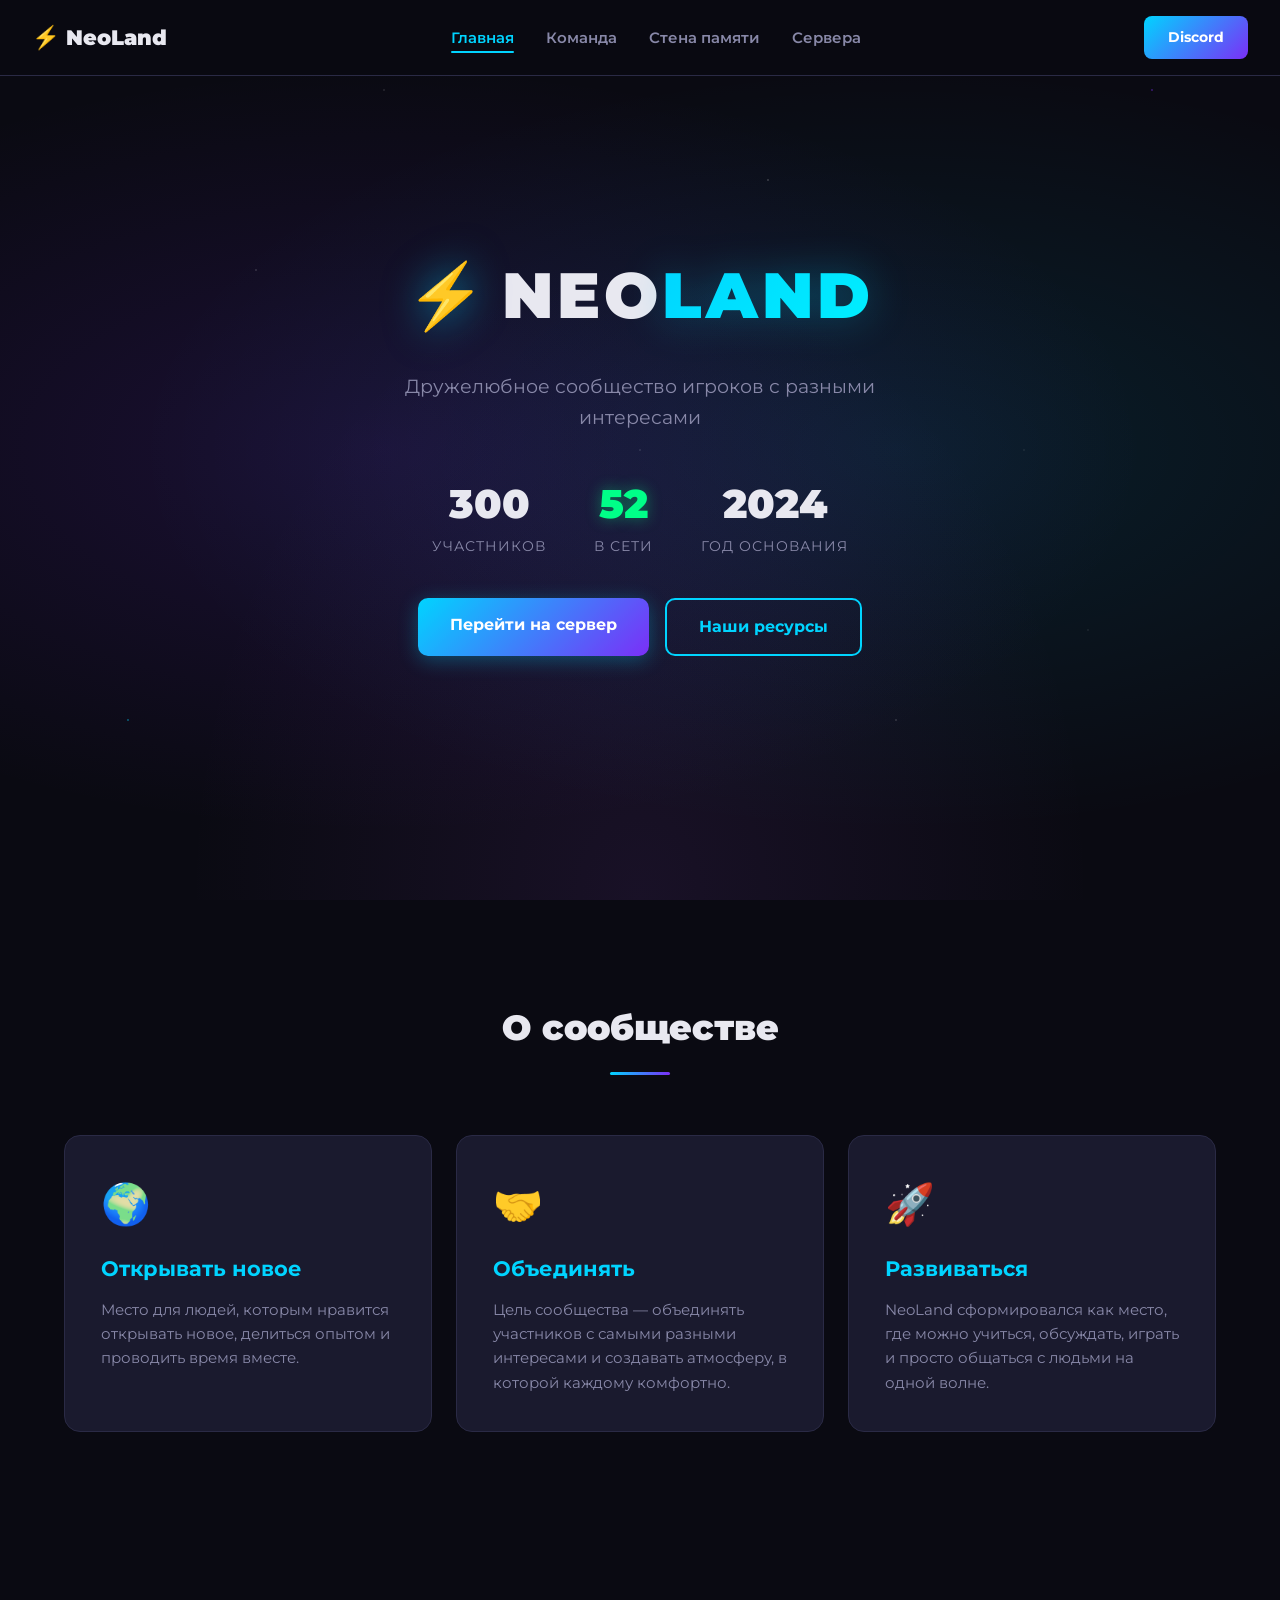
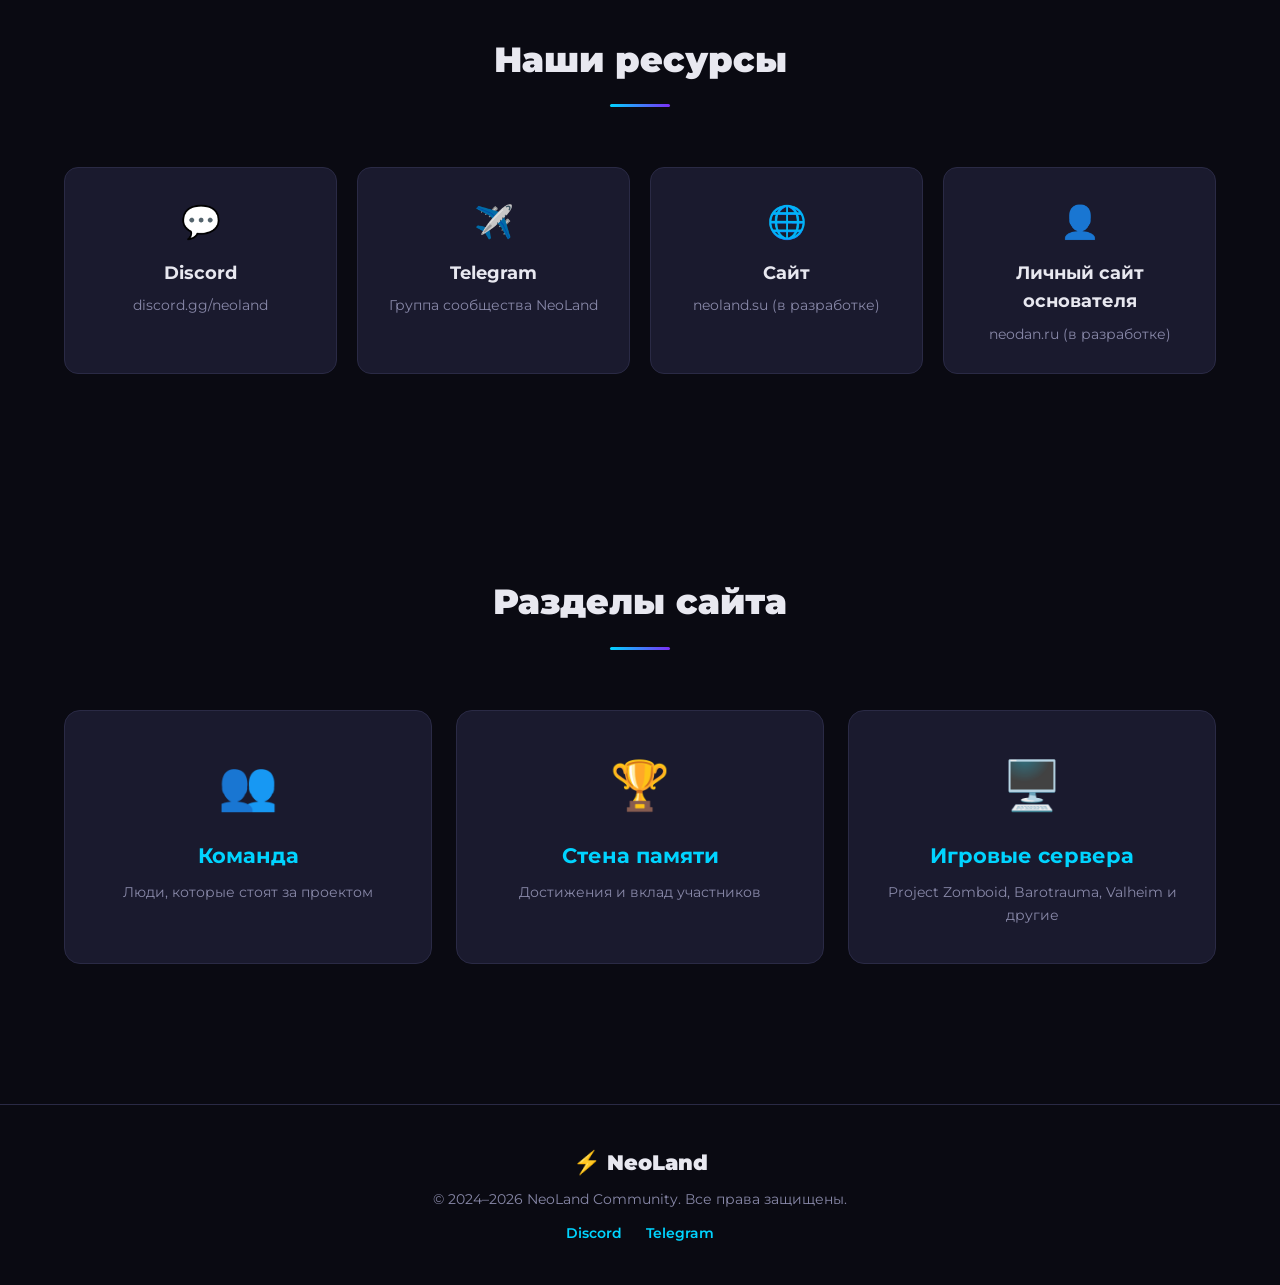
<file: index.html>
<!DOCTYPE html>
<html lang="ru">
<head>
    <meta charset="UTF-8">
    <meta name="viewport" content="width=device-width, initial-scale=1.0">
    <title>NeoLand — Сообщество</title>
    <!-- Общие стили -->
    <link rel="stylesheet" href="css/base.css">
    <link rel="stylesheet" href="css/layout.css">
    <link rel="stylesheet" href="css/components.css">
    <link rel="stylesheet" href="css/responsive.css">

    <!-- Шрифт Montserrat: предподключение + preload -->
    <link rel="preconnect" href="https://fonts.googleapis.com">
    <link rel="preconnect" href="https://fonts.gstatic.com" crossorigin>
    <link rel="preload" as="style" href="https://fonts.googleapis.com/css2?family=Montserrat:wght@400;600;700;900&display=swap">
    <link rel="stylesheet" href="https://fonts.googleapis.com/css2?family=Montserrat:wght@400;600;700;900&display=swap">
</head>
<body>

<nav class="navbar">
    <div class="nav-logo">
        <span class="bolt" aria-hidden="true">⚡</span> NeoLand
    </div>
    <ul class="nav-links">
        <li><a href="index.html" class="active">Главная</a></li>
        <li><a href="team.html">Команда</a></li>
        <li><a href="wall.html">Стена памяти</a></li>
        <li><a href="servers.html">Сервера</a></li>
    </ul>
    <a href="https://discord.gg/neoland" class="nav-cta">Discord</a>
</nav>

<!-- HERO -->
<main>
<section class="hero">
    <div class="hero-bg"></div>
    <div class="hero-content">
        <div class="hero-logo">
            <span class="bolt-big" aria-hidden="true">⚡</span>
            <h1>NEO<span class="neon-text">LAND</span></h1>
        </div>
        <p class="hero-sub">Дружелюбное сообщество игроков с разными интересами</p>
        <div class="hero-stats">
            <div class="stat"><span class="stat-num">300</span><span class="stat-label">участников</span></div>
            <div class="stat"><span class="stat-num online">52</span><span class="stat-label">в сети</span></div>
            <div class="stat"><span class="stat-num">2024</span><span class="stat-label">год основания</span></div>
        </div>
        <div class="hero-buttons">
            <a href="https://discord.gg/neoland" class="btn btn-primary">Перейти на сервер</a>
            <a href="#resources" class="btn btn-outline">Наши ресурсы</a>
        </div>
    </div>
</section>

<!-- О СООБЩЕСТВЕ -->
<section class="section" id="about">
    <div class="container">
        <h2 class="section-title">О сообществе</h2>
        <div class="about-grid">
            <div class="about-card">
                <div class="card-icon" aria-hidden="true">🌍</div>
                <h3>Открывать новое</h3>
                <p>Место для людей, которым нравится открывать новое, делиться опытом и проводить время вместе.</p>
            </div>
            <div class="about-card">
                <div class="card-icon" aria-hidden="true">🤝</div>
                <h3>Объединять</h3>
                <p>Цель сообщества — объединять участников с самыми разными интересами и создавать атмосферу, в которой каждому комфортно.</p>
            </div>
            <div class="about-card">
                <div class="card-icon" aria-hidden="true">🚀</div>
                <h3>Развиваться</h3>
                <p>NeoLand сформировался как место, где можно учиться, обсуждать, играть и просто общаться с людьми на одной волне.</p>
            </div>
        </div>
    </div>
</section>

<!-- РЕСУРСЫ -->
<section class="section" id="resources">
    <div class="container">
        <h2 class="section-title">Наши ресурсы</h2>
        <div class="resources-grid">
            <a href="https://discord.gg/neoland" class="resource-card" target="_blank">
                <div class="resource-icon discord" aria-hidden="true">💬</div>
                <h3>Discord</h3>
                <p>discord.gg/neoland</p>
            </a>
            <a href="#" class="resource-card" target="_blank">
                <div class="resource-icon telegram" aria-hidden="true">✈️</div>
                <h3>Telegram</h3>
                <p>Группа сообщества NeoLand</p>
            </a>
            <a href="https://neoland.su" class="resource-card">
                <div class="resource-icon web" aria-hidden="true">🌐</div>
                <h3>Сайт</h3>
                <p>neoland.su (в разработке)</p>
            </a>
            <a href="https://neodan.ru" class="resource-card" target="_blank">
                <div class="resource-icon personal" aria-hidden="true">👤</div>
                <h3>Личный сайт основателя</h3>
                <p>neodan.ru (в разработке)</p>
            </a>
        </div>
    </div>
</section>

<!-- НАВИГАЦИЯ ПО САЙТУ -->
<section class="section">
    <div class="container">
        <h2 class="section-title">Разделы сайта</h2>
        <div class="nav-cards">
            <a href="team.html" class="nav-card">
                <span class="nav-card-icon" aria-hidden="true">👥</span>
                <h3>Команда</h3>
                <p>Люди, которые стоят за проектом</p>
            </a>
            <a href="wall.html" class="nav-card">
                <span class="nav-card-icon" aria-hidden="true">🏆</span>
                <h3>Стена памяти</h3>
                <p>Достижения и вклад участников</p>
            </a>
            <a href="servers.html" class="nav-card">
                <span class="nav-card-icon" aria-hidden="true">🖥️</span>
                <h3>Игровые сервера</h3>
                <p>Project Zomboid, Barotrauma, Valheim и другие</p>
            </a>
        </div>
    </div>
</section>
</main>

<footer class="footer">
    <div class="container">
        <div class="footer-content">
            <div class="footer-logo"><span class="bolt" aria-hidden="true">⚡</span> NeoLand</div>
            <p>© 2024–2026 NeoLand Community. Все права защищены.</p>
            <div class="footer-links">
                <a href="https://discord.gg/neoland" rel="noopener">Discord</a>
                <a href="#">Telegram</a>
            </div>
        </div>
    </div>
</footer>

<script type="module" src="js/main.js"></script>
</body>
</html>
</file>
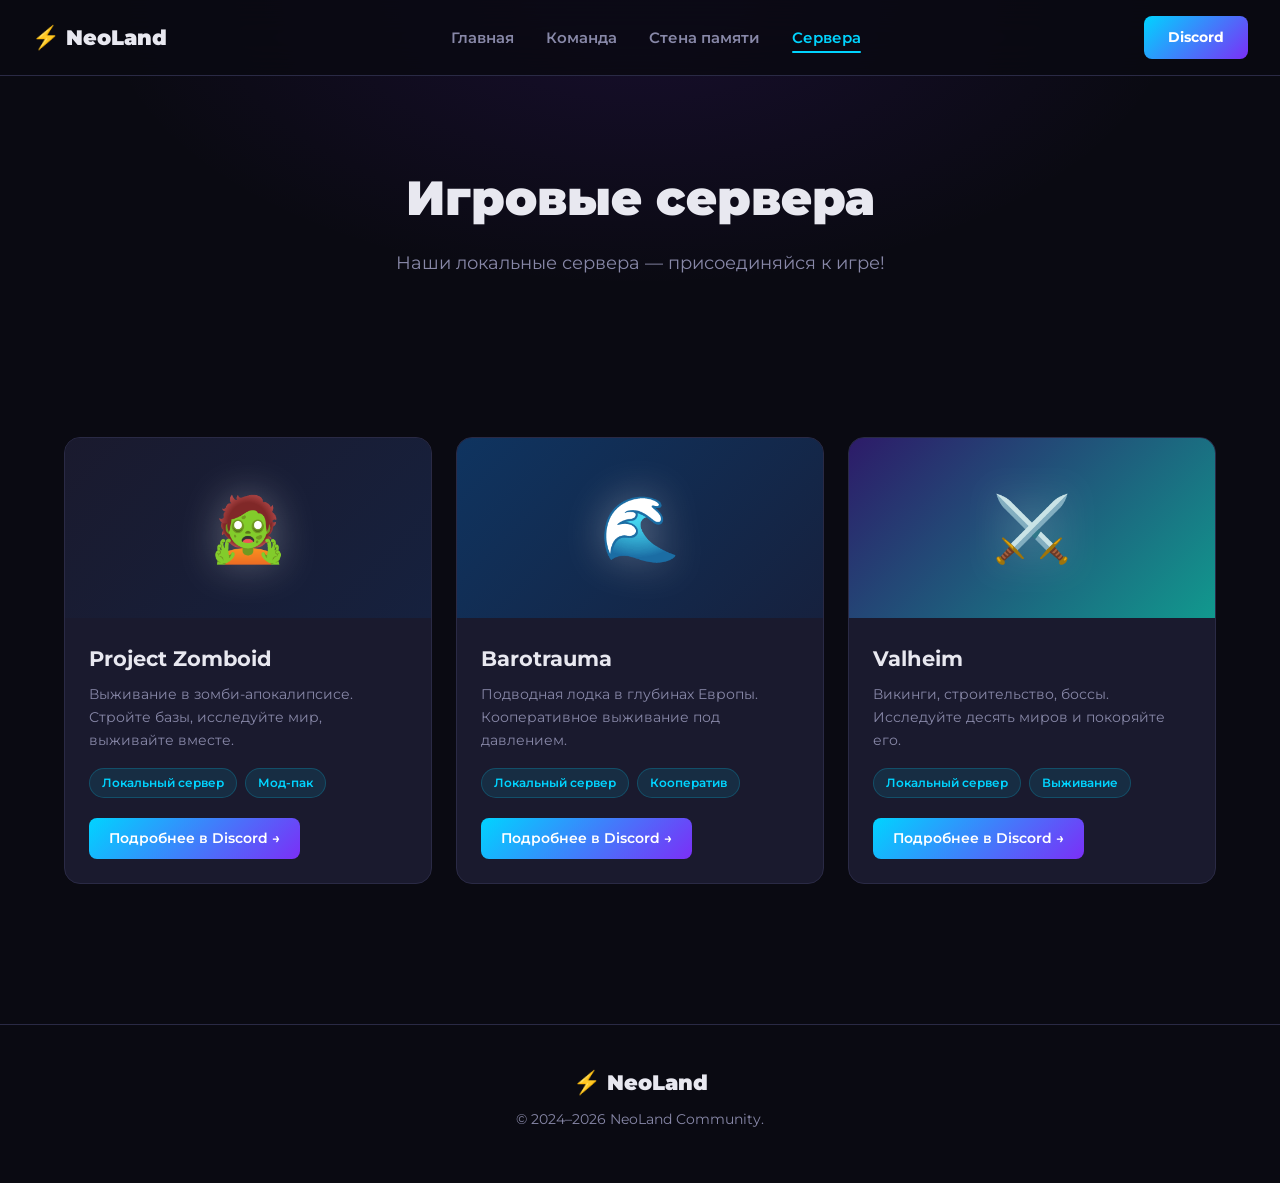
<file: servers.html>
<!DOCTYPE html>
<html lang="ru">
<head>
    <meta charset="UTF-8">
    <meta name="viewport" content="width=device-width, initial-scale=1.0">
    <title>Игровые сервера — NeoLand</title>
    <!-- Общие стили -->
    <link rel="stylesheet" href="css/base.css">
    <link rel="stylesheet" href="css/layout.css">
    <link rel="stylesheet" href="css/components.css">
    <link rel="stylesheet" href="css/responsive.css">

    <!-- Шрифт Montserrat: предподключение + preload -->
    <link rel="preconnect" href="https://fonts.googleapis.com">
    <link rel="preconnect" href="https://fonts.gstatic.com" crossorigin>
    <link rel="preload" as="style" href="https://fonts.googleapis.com/css2?family=Montserrat:wght@400;600;700;900&display=swap">
    <link rel="stylesheet" href="https://fonts.googleapis.com/css2?family=Montserrat:wght@400;600;700;900&display=swap">
</head>
<body>

<nav class="navbar">
    <div class="nav-logo"><span class="bolt" aria-hidden="true">⚡</span> NeoLand</div>
    <ul class="nav-links">
        <li><a href="index.html">Главная</a></li>
        <li><a href="team.html">Команда</a></li>
        <li><a href="wall.html">Стена памяти</a></li>
        <li><a href="servers.html" class="active">Сервера</a></li>
    </ul>
    <a href="https://discord.gg/neoland" class="nav-cta">Discord</a>
</nav>

<main>
<section class="page-header">
    <div class="container">
        <h1 class="page-title">Игровые сервера</h1>
        <p class="page-subtitle">Наши локальные сервера — присоединяйся к игре!</p>
    </div>
</section>

<section class="section">
    <div class="container">
        <div class="servers-grid">

            <!-- Project Zomboid -->
            <div class="server-card">
                <div class="server-image bg-zomboid">
                    <span class="server-game-icon">🧟</span>
                </div>
                <div class="server-info">
                    <h3>Project Zomboid</h3>
                    <p class="server-desc">Выживание в зомби-апокалипсисе. Стройте базы, исследуйте мир, выживайте вместе.</p>
                    <div class="server-details">
                        <span class="server-tag">Локальный сервер</span>
                        <span class="server-tag">Мод-пак</span>
                    </div>
                    <a href="https://discord.gg/neoland" class="btn btn-small">Подробнее в Discord →</a>
                </div>
            </div>

            <!-- Barotrauma -->
            <div class="server-card">
                <div class="server-image bg-baro">
                    <span class="server-game-icon">🌊</span>
                </div>
                <div class="server-info">
                    <h3>Barotrauma</h3>
                    <p class="server-desc">Подводная лодка в глубинах Европы. Кооперативное выживание под давлением.</p>
                    <div class="server-details">
                        <span class="server-tag">Локальный сервер</span>
                        <span class="server-tag">Кооператив</span>
                    </div>
                    <a href="https://discord.gg/neoland" class="btn btn-small">Подробнее в Discord →</a>
                </div>
            </div>

            <!-- Valheim -->
            <div class="server-card">
                <div class="server-image bg-valheim">
                    <span class="server-game-icon">⚔️</span>
                </div>
                <div class="server-info">
                    <h3>Valheim</h3>
                    <p class="server-desc">Викинги, строительство, боссы. Исследуйте десять миров и покоряйте его.</p>
                    <div class="server-details">
                        <span class="server-tag">Локальный сервер</span>
                        <span class="server-tag">Выживание</span>
                    </div>
                    <a href="https://discord.gg/neoland" class="btn btn-small">Подробнее в Discord →</a>
                </div>
            </div>

        </div>
    </div>
</section>
</main>

<footer class="footer">
    <div class="container">
        <div class="footer-content">
            <div class="footer-logo"><span class="bolt" aria-hidden="true">⚡</span> NeoLand</div>
            <p>© 2024–2026 NeoLand Community.</p>
        </div>
    </div>
</footer>

<script type="module" src="js/main.js"></script>
</body>
</html>
</file>
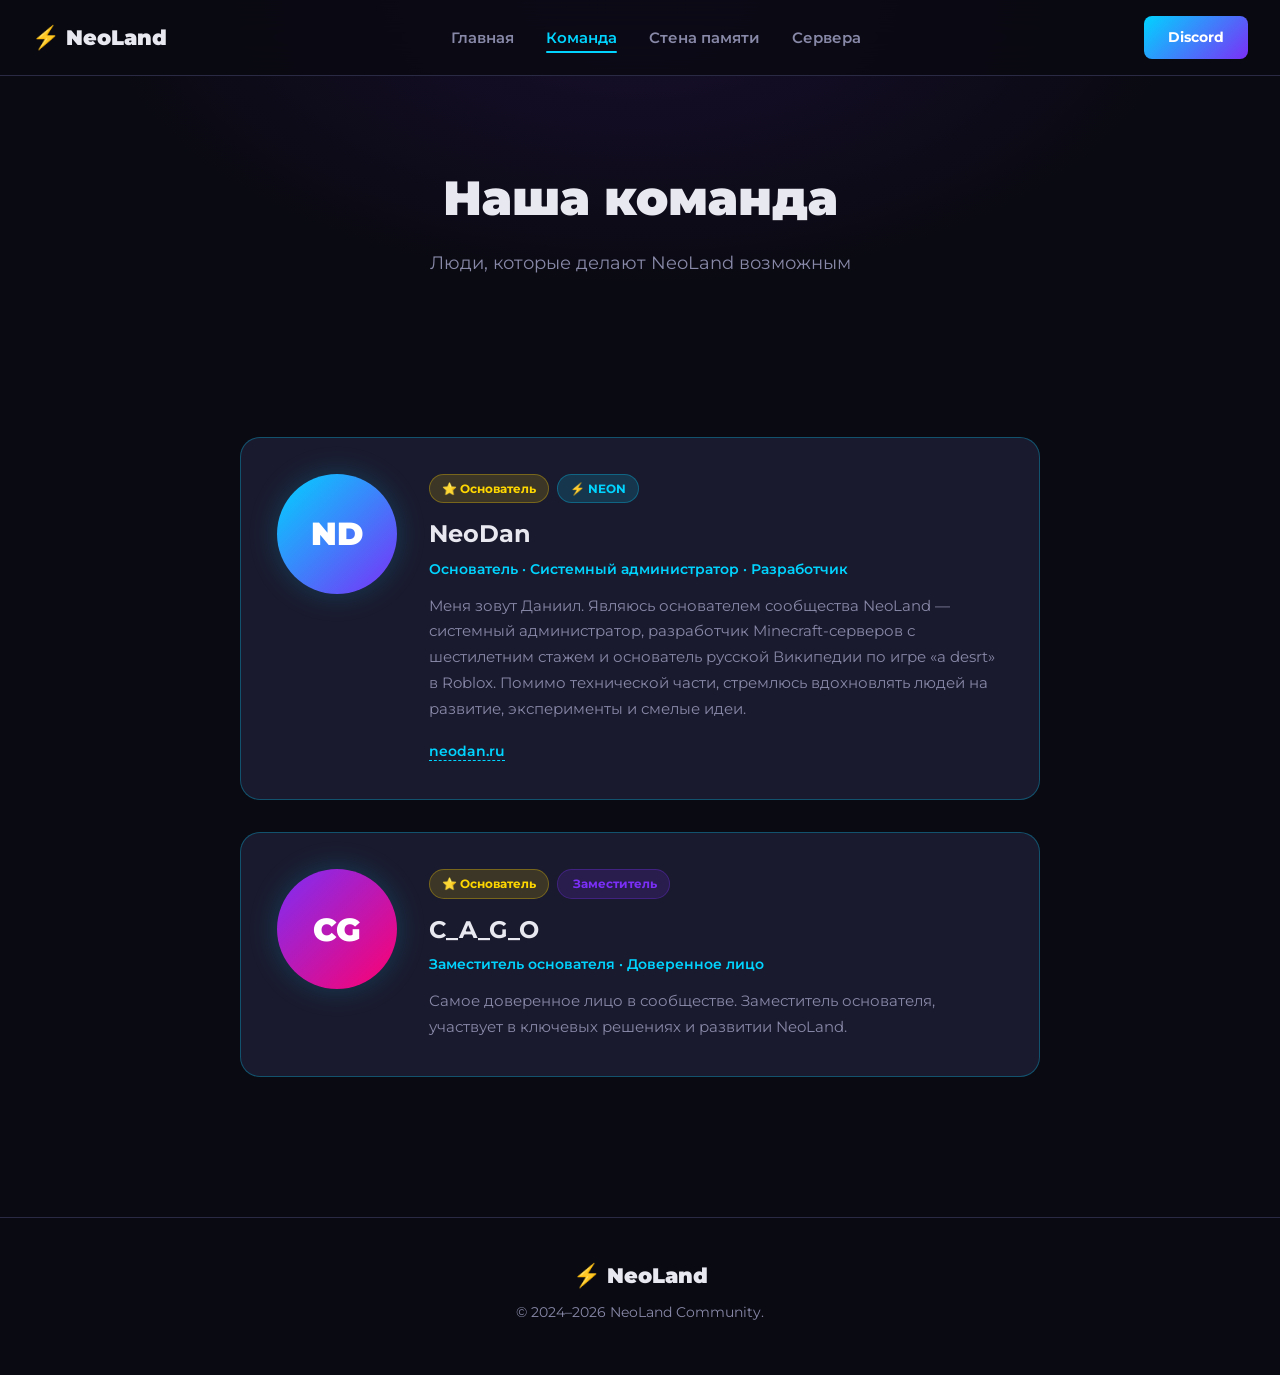
<file: team.html>
<!DOCTYPE html>
<html lang="ru">
<head>
    <meta charset="UTF-8">
    <meta name="viewport" content="width=device-width, initial-scale=1.0">
    <title>Команда — NeoLand</title>
    <!-- Общие стили -->
    <link rel="stylesheet" href="css/base.css">
    <link rel="stylesheet" href="css/layout.css">
    <link rel="stylesheet" href="css/components.css">
    <link rel="stylesheet" href="css/responsive.css">

    <!-- Шрифт Montserrat: предподключение + preload -->
    <link rel="preconnect" href="https://fonts.googleapis.com">
    <link rel="preconnect" href="https://fonts.gstatic.com" crossorigin>
    <link rel="preload" as="style" href="https://fonts.googleapis.com/css2?family=Montserrat:wght@400;600;700;900&display=swap">
    <link rel="stylesheet" href="https://fonts.googleapis.com/css2?family=Montserrat:wght@400;600;700;900&display=swap">
</head>
<body>

<nav class="navbar">
    <div class="nav-logo"><span class="bolt" aria-hidden="true">⚡</span> NeoLand</div>
    <ul class="nav-links">
        <li><a href="index.html">Главная</a></li>
        <li><a href="team.html" class="active">Команда</a></li>
        <li><a href="wall.html">Стена памяти</a></li>
        <li><a href="servers.html">Сервера</a></li>
    </ul>
    <a href="https://discord.gg/neoland" class="nav-cta">Discord</a>
</nav>

<main>
<section class="page-header">
    <div class="container">
        <h1 class="page-title">Наша команда</h1>
        <p class="page-subtitle">Люди, которые делают NeoLand возможным</p>
    </div>
</section>

<section class="section">
    <div class="container">
        <div class="team-grid">

            <!-- NeoDan -->
            <div class="team-card founder">
                <div class="team-avatar av-neon">
                    <span class="avatar-placeholder">ND</span>
                </div>
                <div class="team-info">
                    <div class="team-badges">
                        <span class="badge founder-badge">⭐ Основатель</span>
                        <span class="badge neon-badge">⚡ NEON</span>
                    </div>
                    <h3>NeoDan</h3>
                    <p class="team-role">Основатель · Системный администратор · Разработчик</p>
                    <p class="team-desc">
                        Меня зовут Даниил. Являюсь основателем сообщества NeoLand — системный администратор, 
                        разработчик Minecraft-серверов с шестилетним стажем и основатель русской Википедии 
                        по игре «a desrt» в Roblox. Помимо технической части, стремлюсь вдохновлять людей 
                        на развитие, эксперименты и смелые идеи.
                    </p>
                    <div class="team-links">
                        <a href="https://neodan.ru" target="_blank" rel="noopener" class="team-link">neodan.ru</a>
                    </div>
                </div>
            </div>

            <!-- C_A_G_O -->
            <div class="team-card founder">
                <div class="team-avatar av-pink">
                    <span class="avatar-placeholder">CG</span>
                </div>
                <div class="team-info">
                    <div class="team-badges">
                        <span class="badge founder-badge">⭐ Основатель</span>
                        <span class="badge deputy-badge">️ Заместитель</span>
                    </div>
                    <h3>C_A_G_O</h3>
                    <p class="team-role">Заместитель основателя · Доверенное лицо</p>
                    <p class="team-desc">
                        Самое доверенное лицо в сообществе. Заместитель основателя, 
                        участвует в ключевых решениях и развитии NeoLand.
                    </p>
                </div>
            </div>

        </div>
    </div>
</section>
</main>

<footer class="footer">
    <div class="container">
        <div class="footer-content">
            <div class="footer-logo"><span class="bolt" aria-hidden="true">⚡</span> NeoLand</div>
            <p>© 2024–2026 NeoLand Community.</p>
        </div>
    </div>
</footer>

<script type="module" src="js/main.js"></script>
</body>
</html>
</file>
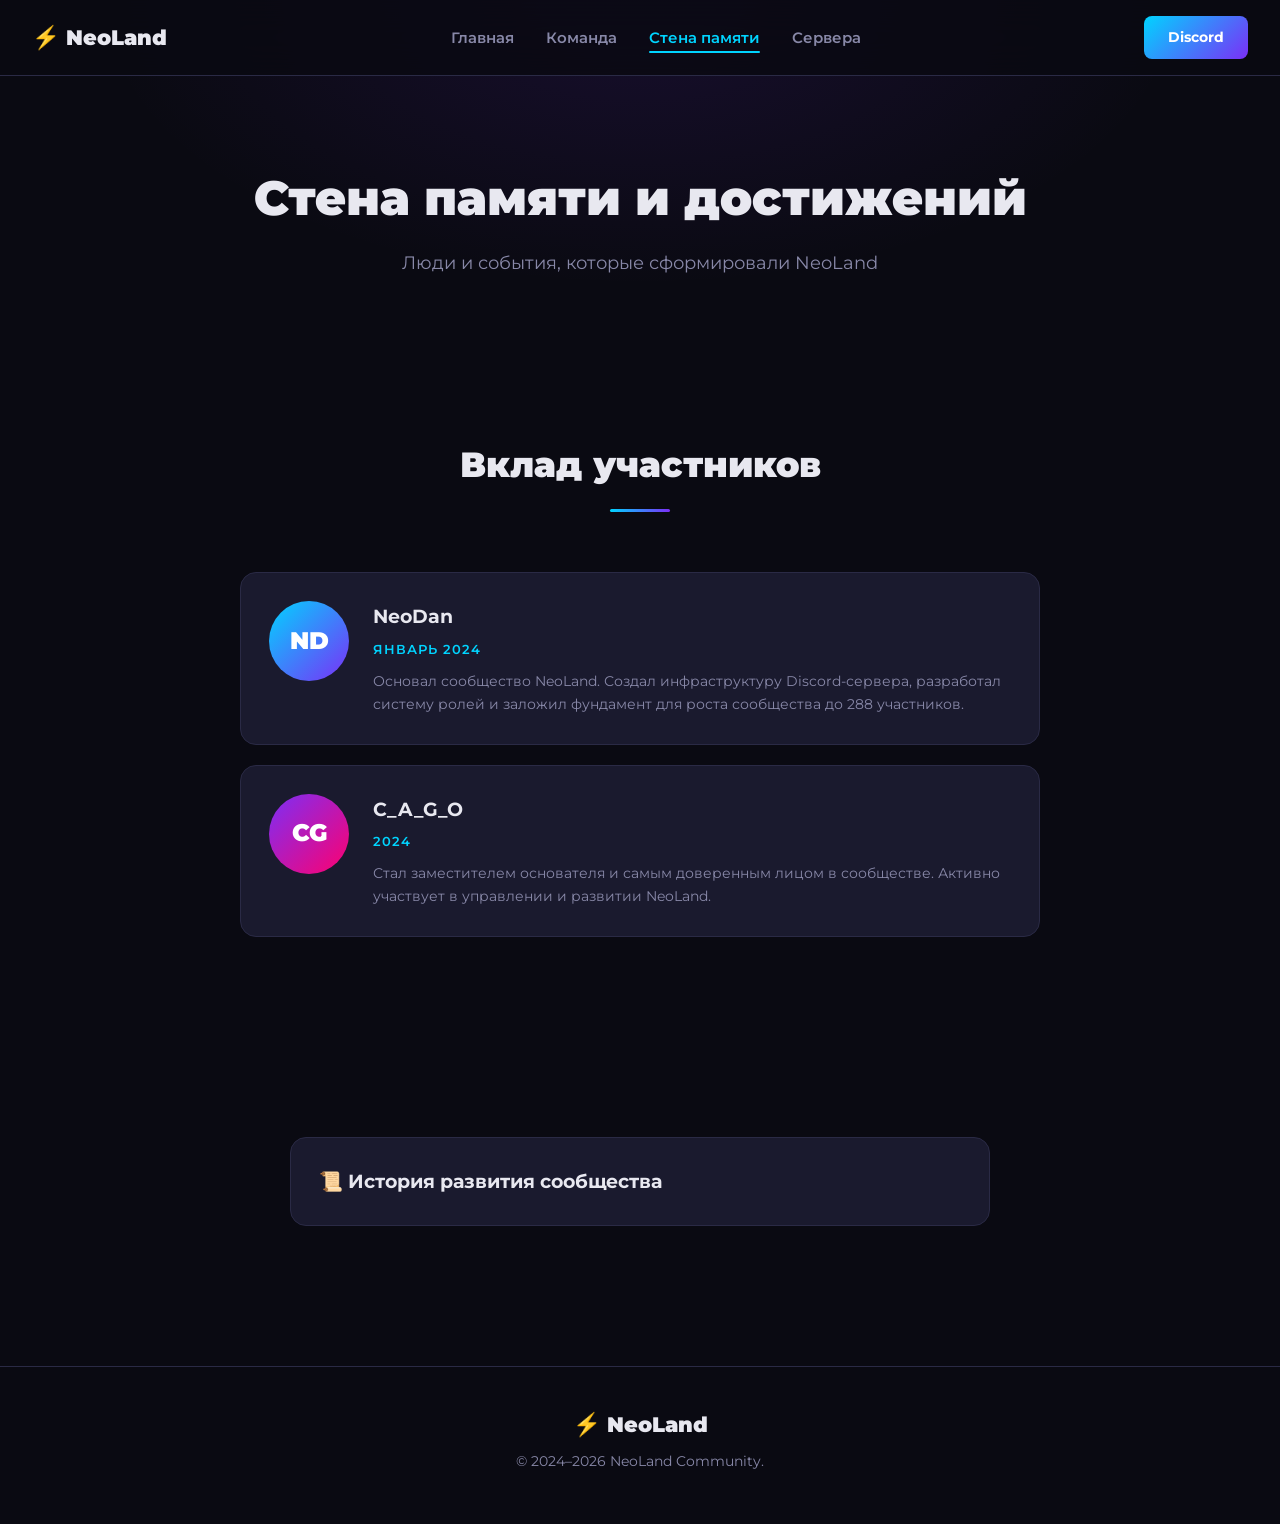
<file: wall.html>
<!DOCTYPE html>
<html lang="ru">
<head>
    <meta charset="UTF-8">
    <meta name="viewport" content="width=device-width, initial-scale=1.0">
    <title>Стена памяти — NeoLand</title>
    <!-- Общие стили -->
    <link rel="stylesheet" href="css/base.css">
    <link rel="stylesheet" href="css/layout.css">
    <link rel="stylesheet" href="css/components.css">
    <link rel="stylesheet" href="css/responsive.css">

    <!-- Шрифт Montserrat: предподключение + preload -->
    <link rel="preconnect" href="https://fonts.googleapis.com">
    <link rel="preconnect" href="https://fonts.gstatic.com" crossorigin>
    <link rel="preload" as="style" href="https://fonts.googleapis.com/css2?family=Montserrat:wght@400;600;700;900&display=swap">
    <link rel="stylesheet" href="https://fonts.googleapis.com/css2?family=Montserrat:wght@400;600;700;900&display=swap">
</head>
<body>

<nav class="navbar">
    <div class="nav-logo"><span class="bolt" aria-hidden="true">⚡</span> NeoLand</div>
    <ul class="nav-links">
        <li><a href="index.html">Главная</a></li>
        <li><a href="team.html">Команда</a></li>
        <li><a href="wall.html" class="active">Стена памяти</a></li>
        <li><a href="servers.html">Сервера</a></li>
    </ul>
    <a href="https://discord.gg/neoland" class="nav-cta">Discord</a>
</nav>

<main>
<section class="page-header">
    <div class="container">
        <h1 class="page-title">Стена памяти и достижений</h1>
        <p class="page-subtitle">Люди и события, которые сформировали NeoLand</p>
    </div>
</section>

<!-- ДОСТИЖЕНИЯ УЧАСТНИКОВ -->
<section class="section">
    <div class="container">
        <h2 class="section-title">Вклад участников</h2>
        <div class="wall-grid">

            <!-- Пример карточки — замени на реальные данные -->
            <div class="wall-card">
                <div class="wall-avatar av-neon">
                    <span>ND</span>
                </div>
                <div class="wall-content">
                    <h3>NeoDan</h3>
                    <span class="wall-date">Январь 2024</span>
                    <p>Основал сообщество NeoLand. Создал инфраструктуру Discord-сервера, разработал систему ролей и заложил фундамент для роста сообщества до 288 участников.</p>
                </div>
            </div>

            <div class="wall-card">
                <div class="wall-avatar av-pink">
                    <span>CG</span>
                </div>
                <div class="wall-content">
                    <h3>C_A_G_O</h3>
                    <span class="wall-date">2024</span>
                    <p>Стал заместителем основателя и самым доверенным лицом в сообществе. Активно участвует в управлении и развитии NeoLand.</p>
                </div>
            </div>

            <!-- Добавляй новые карточки по аналогии -->

        </div>
    </div>
</section>

<!-- ИСТОРИЯ (компактная) -->
<section class="section">
    <div class="container">
        <details class="history-details">
            <summary class="history-summary">📜 История развития сообщества</summary>
            <div class="timeline">
                <div class="timeline-item">
                    <div class="timeline-dot"></div>
                    <div class="timeline-content">
                        <span class="timeline-date">Январь 2024</span>
                        <h4>Основание NeoLand</h4>
                        <p>Создание Discord-сообщества Даниилом (NeoDan).</p>
                    </div>
                </div>
                <div class="timeline-item">
                    <div class="timeline-dot"></div>
                    <div class="timeline-content">
                        <span class="timeline-date">2024</span>
                        <h4>Рост сообщества</h4>
                        <p>Сообщество выросло до 288 участников. Запуск игровых серверов.</p>
                    </div>
                </div>
                <div class="timeline-item">
                    <div class="timeline-dot"></div>
                    <div class="timeline-content">
                        <span class="timeline-date">2025</span>
                        <h4>Регистрация домена</h4>
                        <p>Приобретён домен neoland.su. Начало разработки сайта.</p>
                    </div>
                </div>
                <div class="timeline-item">
                    <div class="timeline-dot"></div>
                    <div class="timeline-content">
                        <span class="timeline-date">Октябрь 2026</span>
                        <h4>Запуск сайта</h4>
                        <p>Официальный запуск сайта neoland.su.</p>
                    </div>
                </div>
            </div>
        </details>
    </div>
</section>
</main>

<footer class="footer">
    <div class="container">
        <div class="footer-content">
            <div class="footer-logo"><span class="bolt" aria-hidden="true">⚡</span> NeoLand</div>
            <p>© 2024–2026 NeoLand Community.</p>
        </div>
    </div>
</footer>

<script type="module" src="js/main.js"></script>
</body>
</html>
</file>
<file: css/base.css>
/* ===== ПЕРЕМЕННЫЕ И БАЗОВЫЕ СТИЛИ ===== */
:root {
    --bg-primary: #0a0a12;
    --bg-secondary: #12121f;
    --bg-card: #1a1a2e;
    --bg-card-hover: #222240;
    --neon-blue: #00d4ff;
    --neon-purple: #7b2ff7;
    --neon-pink: #ff006e;
    --xen-cyan: #00f0ff;
    --xen-purple: #9d4edd;
    --text-primary: #e8e8f0;
    --text-secondary: #8888a8;
    --border: #2a2a45;
    --font: 'Montserrat', sans-serif;
}

* {
    margin: 0;
    padding: 0;
    box-sizing: border-box;
}

html {
    scroll-behavior: smooth;
}

body {
    font-family: var(--font);
    background: var(--bg-primary);
    color: var(--text-primary);
    line-height: 1.6;
    overflow-x: hidden;
}

a {
    text-decoration: none;
    color: inherit;
}

.container {
    max-width: 1200px;
    margin: 0 auto;
    padding: 0 24px;
}
</file>
<file: css/layout.css>
/* ===== НАВИГАЦИЯ ===== */
.navbar {
    position: fixed;
    top: 0;
    left: 0;
    right: 0;
    z-index: 1000;
    display: flex;
    align-items: center;
    justify-content: space-between;
    padding: 16px 32px;
    background: rgba(10, 10, 18, 0.85);
    backdrop-filter: blur(20px);
    border-bottom: 1px solid var(--border);
}

.nav-logo {
    font-size: 1.3rem;
    font-weight: 900;
    color: var(--text-primary);
}

.bolt {
    color: var(--neon-blue);
    font-size: 1.4rem;
}

.nav-links {
    display: flex;
    list-style: none;
    gap: 32px;
}

.nav-links a {
    color: var(--text-secondary);
    font-weight: 600;
    font-size: 0.95rem;
    transition: color 0.3s;
    position: relative;
}

.nav-links a:hover,
.nav-links a.active {
    color: var(--neon-blue);
}

.nav-links a.active::after {
    content: '';
    position: absolute;
    bottom: -6px;
    left: 0;
    right: 0;
    height: 2px;
    background: var(--neon-blue);
    border-radius: 2px;
}

.nav-cta {
    background: linear-gradient(135deg, var(--neon-blue), var(--neon-purple));
    color: #fff;
    padding: 10px 24px;
    border-radius: 8px;
    font-weight: 700;
    font-size: 0.9rem;
    transition: transform 0.3s, box-shadow 0.3s;
}

.nav-cta:hover {
    transform: translateY(-2px);
    box-shadow: 0 8px 25px rgba(0, 212, 255, 0.3);
}

/* ===== HERO ===== */
.hero {
    position: relative;
    min-height: 100vh;
    display: flex;
    align-items: center;
    justify-content: center;
    text-align: center;
    overflow: hidden;
}

.hero-bg {
    position: absolute;
    inset: 0;
    background:
        radial-gradient(ellipse at 30% 50%, rgba(123, 47, 247, 0.15) 0%, transparent 60%),
        radial-gradient(ellipse at 70% 50%, rgba(0, 212, 255, 0.1) 0%, transparent 60%),
        radial-gradient(ellipse at 50% 100%, rgba(157, 78, 221, 0.1) 0%, transparent 50%);
    animation: xenPulse 8s ease-in-out infinite alternate;
}

@keyframes xenPulse {
    0% { opacity: 0.7; }
    100% { opacity: 1; }
}

/* Звёзды / частицы фона */
.hero-bg::before {
    content: '';
    position: absolute;
    inset: 0;
    background-image:
        radial-gradient(1px 1px at 20% 30%, rgba(255,255,255,0.4), transparent),
        radial-gradient(1px 1px at 40% 70%, rgba(255,255,255,0.3), transparent),
        radial-gradient(1px 1px at 60% 20%, rgba(255,255,255,0.5), transparent),
        radial-gradient(1px 1px at 80% 50%, rgba(255,255,255,0.2), transparent),
        radial-gradient(1.5px 1.5px at 10% 80%, rgba(0,212,255,0.6), transparent),
        radial-gradient(1.5px 1.5px at 90% 10%, rgba(123,47,247,0.6), transparent),
        radial-gradient(1px 1px at 50% 50%, rgba(255,255,255,0.3), transparent),
        radial-gradient(1px 1px at 70% 80%, rgba(255,255,255,0.4), transparent),
        radial-gradient(1px 1px at 30% 10%, rgba(255,255,255,0.3), transparent),
        radial-gradient(1px 1px at 85% 70%, rgba(255,255,255,0.2), transparent);
    background-size: 100% 100%;
}

.hero-content {
    position: relative;
    z-index: 1;
    padding: 0 24px;
}

.hero-logo {
    display: flex;
    align-items: center;
    justify-content: center;
    gap: 16px;
    margin-bottom: 24px;
}

.bolt-big {
    font-size: 4rem;
    color: var(--neon-blue);
    filter: drop-shadow(0 0 20px rgba(0, 212, 255, 0.6));
    animation: boltGlow 2s ease-in-out infinite alternate;
}

@keyframes boltGlow {
    0% { filter: drop-shadow(0 0 15px rgba(0, 212, 255, 0.4)); }
    100% { filter: drop-shadow(0 0 30px rgba(0, 212, 255, 0.8)); }
}

.hero-logo h1 {
    font-size: 4rem;
    font-weight: 900;
    letter-spacing: 4px;
}

.neon-text {
    background: linear-gradient(135deg, var(--neon-blue), var(--xen-cyan));
    -webkit-background-clip: text;
    -webkit-text-fill-color: transparent;
    background-clip: text;
    filter: drop-shadow(0 0 20px rgba(0, 212, 255, 0.3));
}

.hero-sub {
    font-size: 1.2rem;
    color: var(--text-secondary);
    margin-bottom: 40px;
    max-width: 500px;
    margin-left: auto;
    margin-right: auto;
}

.hero-stats {
    display: flex;
    justify-content: center;
    gap: 48px;
    margin-bottom: 40px;
}

.stat {
    display: flex;
    flex-direction: column;
    align-items: center;
}

.stat-num {
    font-size: 2.5rem;
    font-weight: 900;
    color: var(--text-primary);
}

.stat-num.online {
    color: #00ff88;
    text-shadow: 0 0 15px rgba(0, 255, 136, 0.4);
}

.stat-label {
    font-size: 0.85rem;
    color: var(--text-secondary);
    text-transform: uppercase;
    letter-spacing: 1px;
}

.hero-buttons {
    display: flex;
    gap: 16px;
    justify-content: center;
    flex-wrap: wrap;
}

/* ===== СЕКЦИИ ===== */
.section {
    padding: 100px 0;
}

.section-title {
    font-size: 2.2rem;
    font-weight: 900;
    text-align: center;
    margin-bottom: 60px;
    position: relative;
}

.section-title::after {
    content: '';
    display: block;
    width: 60px;
    height: 3px;
    background: linear-gradient(90deg, var(--neon-blue), var(--neon-purple));
    margin: 16px auto 0;
    border-radius: 3px;
}

.page-header {
    padding-top: 160px;
    padding-bottom: 60px;
    text-align: center;
    background:
        radial-gradient(ellipse at 50% 0%, rgba(123, 47, 247, 0.12) 0%, transparent 60%);
}

.page-title {
    font-size: 3rem;
    font-weight: 900;
    margin-bottom: 12px;
}

.page-subtitle {
    color: var(--text-secondary);
    font-size: 1.1rem;
}

/* ===== ФУТЕР ===== */
.footer {
    border-top: 1px solid var(--border);
    padding: 40px 0;
    margin-top: 40px;
}

.footer-content {
    text-align: center;
}

.footer-logo {
    font-size: 1.3rem;
    font-weight: 900;
    margin-bottom: 8px;
}

.footer-content p {
    color: var(--text-secondary);
    font-size: 0.85rem;
    margin-bottom: 12px;
}

.footer-links {
    display: flex;
    justify-content: center;
    gap: 24px;
}

.footer-links a {
    color: var(--neon-blue);
    font-size: 0.9rem;
    font-weight: 600;
}
</file>
<file: css/components.css>
/* ===== КНОПКИ ===== */
.btn {
    display: inline-block;
    padding: 14px 32px;
    border-radius: 10px;
    font-weight: 700;
    font-size: 1rem;
    transition: all 0.3s;
    cursor: pointer;
    border: none;
}

.btn-primary {
    background: linear-gradient(135deg, var(--neon-blue), var(--neon-purple));
    color: #fff;
    box-shadow: 0 4px 20px rgba(0, 212, 255, 0.3);
}

.btn-primary:hover {
    transform: translateY(-3px);
    box-shadow: 0 8px 30px rgba(0, 212, 255, 0.5);
}

.btn-outline {
    background: transparent;
    color: var(--neon-blue);
    border: 2px solid var(--neon-blue);
}

.btn-outline:hover {
    background: rgba(0, 212, 255, 0.1);
    transform: translateY(-3px);
}

.btn-small {
    padding: 10px 20px;
    font-size: 0.85rem;
    background: linear-gradient(135deg, var(--neon-blue), var(--neon-purple));
    color: #fff;
    border-radius: 8px;
    font-weight: 600;
}

.btn-small:hover {
    transform: translateY(-2px);
    box-shadow: 0 6px 20px rgba(0, 212, 255, 0.3);
}

/* ===== О СООБЩЕСТВЕ ===== */
.about-grid {
    display: grid;
    grid-template-columns: repeat(auto-fit, minmax(300px, 1fr));
    gap: 24px;
}

.about-card {
    background: var(--bg-card);
    border: 1px solid var(--border);
    border-radius: 16px;
    padding: 36px;
    transition: all 0.3s;
}

.about-card:hover {
    background: var(--bg-card-hover);
    border-color: var(--neon-blue);
    transform: translateY(-4px);
    box-shadow: 0 12px 40px rgba(0, 212, 255, 0.1);
}

.card-icon {
    font-size: 2.5rem;
    margin-bottom: 16px;
}

.about-card h3 {
    font-size: 1.3rem;
    margin-bottom: 12px;
    color: var(--neon-blue);
}

.about-card p {
    color: var(--text-secondary);
    font-size: 0.95rem;
}

/* ===== РЕСУРСЫ ===== */
.resources-grid {
    display: grid;
    grid-template-columns: repeat(auto-fit, minmax(250px, 1fr));
    gap: 20px;
}

.resource-card {
    background: var(--bg-card);
    border: 1px solid var(--border);
    border-radius: 14px;
    padding: 28px;
    text-align: center;
    transition: all 0.3s;
}

.resource-card:hover {
    border-color: var(--neon-blue);
    transform: translateY(-4px);
    box-shadow: 0 8px 30px rgba(0, 212, 255, 0.1);
}

.resource-icon {
    font-size: 2rem;
    margin-bottom: 12px;
}

.resource-card h3 {
    font-size: 1.1rem;
    margin-bottom: 8px;
}

.resource-card p {
    color: var(--text-secondary);
    font-size: 0.85rem;
}

/* ===== НАВИГАЦИОННЫЕ КАРТОЧКИ ===== */
.nav-cards {
    display: grid;
    grid-template-columns: repeat(auto-fit, minmax(280px, 1fr));
    gap: 24px;
}

.nav-card {
    background: var(--bg-card);
    border: 1px solid var(--border);
    border-radius: 16px;
    padding: 36px;
    text-align: center;
    transition: all 0.3s;
}

.nav-card:hover {
    border-color: var(--neon-purple);
    transform: translateY(-4px);
    box-shadow: 0 12px 40px rgba(123, 47, 247, 0.15);
}

.nav-card-icon {
    font-size: 3rem;
    display: block;
    margin-bottom: 16px;
}

.nav-card h3 {
    font-size: 1.3rem;
    margin-bottom: 8px;
    color: var(--neon-blue);
}

.nav-card p {
    color: var(--text-secondary);
    font-size: 0.9rem;
}

/* ===== КОМАНДА ===== */
.team-grid {
    display: flex;
    flex-direction: column;
    gap: 32px;
    max-width: 800px;
    margin: 0 auto;
}

.team-card {
    display: flex;
    gap: 32px;
    background: var(--bg-card);
    border: 1px solid var(--border);
    border-radius: 20px;
    padding: 36px;
    transition: all 0.3s;
}

.team-card:hover {
    border-color: var(--neon-blue);
    box-shadow: 0 12px 40px rgba(0, 212, 255, 0.1);
}

.team-card.founder {
    border-color: rgba(0, 212, 255, 0.3);
}

.team-avatar {
    width: 120px;
    height: 120px;
    border-radius: 50%;
    display: flex;
    align-items: center;
    justify-content: center;
    flex-shrink: 0;
    box-shadow: 0 0 30px rgba(0, 212, 255, 0.2);
}

.avatar-placeholder {
    font-size: 2rem;
    font-weight: 900;
    color: #fff;
}

.team-info {
    flex: 1;
}

.team-badges {
    display: flex;
    gap: 8px;
    flex-wrap: wrap;
    margin-bottom: 12px;
}

.badge {
    padding: 4px 12px;
    border-radius: 20px;
    font-size: 0.75rem;
    font-weight: 700;
}

.founder-badge {
    background: rgba(255, 215, 0, 0.15);
    color: #ffd700;
    border: 1px solid rgba(255, 215, 0, 0.3);
}

.neon-badge {
    background: rgba(0, 212, 255, 0.15);
    color: var(--neon-blue);
    border: 1px solid rgba(0, 212, 255, 0.3);
}

.deputy-badge {
    background: rgba(123, 47, 247, 0.15);
    color: var(--neon-purple);
    border: 1px solid rgba(123, 47, 247, 0.3);
}

.team-info h3 {
    font-size: 1.5rem;
    margin-bottom: 4px;
}

.team-role {
    color: var(--neon-blue);
    font-size: 0.9rem;
    font-weight: 600;
    margin-bottom: 12px;
}

.team-desc {
    color: var(--text-secondary);
    font-size: 0.95rem;
    line-height: 1.7;
}

.team-links {
    margin-top: 16px;
}

.team-link {
    color: var(--neon-blue);
    font-weight: 600;
    font-size: 0.9rem;
    border-bottom: 1px dashed var(--neon-blue);
}

/* ===== СТЕНА ПАМЯТИ ===== */
.wall-grid {
    display: flex;
    flex-direction: column;
    gap: 20px;
    max-width: 800px;
    margin: 0 auto;
}

.wall-card {
    display: flex;
    gap: 24px;
    background: var(--bg-card);
    border: 1px solid var(--border);
    border-radius: 16px;
    padding: 28px;
    transition: all 0.3s;
}

.wall-card:hover {
    border-color: var(--neon-purple);
    box-shadow: 0 8px 30px rgba(123, 47, 247, 0.1);
}

.wall-avatar {
    width: 80px;
    height: 80px;
    border-radius: 50%;
    display: flex;
    align-items: center;
    justify-content: center;
    flex-shrink: 0;
    font-size: 1.5rem;
    font-weight: 900;
    color: #fff;
}

.wall-content h3 {
    font-size: 1.2rem;
    margin-bottom: 4px;
}

.wall-date {
    color: var(--neon-blue);
    font-size: 0.8rem;
    font-weight: 600;
    text-transform: uppercase;
    letter-spacing: 1px;
}

.wall-content p {
    color: var(--text-secondary);
    font-size: 0.9rem;
    margin-top: 8px;
    line-height: 1.6;
}

/* ===== ИСТОРИЯ (TIMELINE) ===== */
.history-details {
    max-width: 700px;
    margin: 0 auto;
    background: var(--bg-card);
    border: 1px solid var(--border);
    border-radius: 16px;
    padding: 28px;
}

.history-summary {
    cursor: pointer;
    font-size: 1.2rem;
    font-weight: 700;
    color: var(--text-primary);
    list-style: none;
}

.history-summary::-webkit-details-marker {
    display: none;
}

.timeline {
    margin-top: 24px;
    padding-left: 24px;
    border-left: 2px solid var(--border);
}

.timeline-item {
    position: relative;
    padding-left: 24px;
    padding-bottom: 28px;
}

.timeline-item:last-child {
    padding-bottom: 0;
}

.timeline-dot {
    position: absolute;
    left: -31px;
    top: 4px;
    width: 12px;
    height: 12px;
    border-radius: 50%;
    background: var(--neon-blue);
    box-shadow: 0 0 10px rgba(0, 212, 255, 0.5);
}

.timeline-date {
    color: var(--neon-blue);
    font-size: 0.8rem;
    font-weight: 700;
    text-transform: uppercase;
    letter-spacing: 1px;
}

.timeline-content h4 {
    font-size: 1.05rem;
    margin: 4px 0;
}

.timeline-content p {
    color: var(--text-secondary);
    font-size: 0.9rem;
}

/* ===== СЕРВЕРА ===== */
.servers-grid {
    display: grid;
    grid-template-columns: repeat(auto-fit, minmax(320px, 1fr));
    gap: 24px;
}

.server-card {
    background: var(--bg-card);
    border: 1px solid var(--border);
    border-radius: 16px;
    overflow: hidden;
    transition: all 0.3s;
}

.server-card:hover {
    border-color: var(--neon-blue);
    transform: translateY(-4px);
    box-shadow: 0 12px 40px rgba(0, 212, 255, 0.1);
}

.server-image {
    height: 180px;
    display: flex;
    align-items: center;
    justify-content: center;
    position: relative;
    overflow: hidden;
}

.server-game-icon {
    font-size: 4rem;
    filter: drop-shadow(0 0 20px rgba(255,255,255,0.3));
}

.server-info {
    padding: 24px;
}

.server-info h3 {
    font-size: 1.3rem;
    margin-bottom: 8px;
}

.server-desc {
    color: var(--text-secondary);
    font-size: 0.9rem;
    margin-bottom: 16px;
    line-height: 1.6;
}

.server-details {
    display: flex;
    gap: 8px;
    flex-wrap: wrap;
    margin-bottom: 20px;
}

.server-tag {
    padding: 4px 12px;
    background: rgba(0, 212, 255, 0.1);
    border: 1px solid rgba(0, 212, 255, 0.2);
    border-radius: 20px;
    font-size: 0.75rem;
    color: var(--neon-blue);
    font-weight: 600;
}

/* Акцентные цвета иконок ресурсов */
.resource-icon.discord   { color: #5865f2; }
.resource-icon.telegram  { color: #29b6f2; }
.resource-icon.web       { color: var(--neon-blue); }
.resource-icon.personal  { color: var(--neon-purple); }
/* ===== МОДИФИКАТОРЫ ЦВЕТОВ (бывшие инлайн-стили) ===== */
/* Аватары: градиенты */
.av-neon { background: linear-gradient(135deg, var(--neon-blue), var(--neon-purple)); }
.av-pink { background: linear-gradient(135deg, var(--neon-purple), var(--neon-pink)); }

/* Обложки игровых серверов */
.bg-zomboid { background: linear-gradient(135deg, #1a1a2e, #16213e); }
.bg-baro    { background: linear-gradient(135deg, #0f3460, #16213e); }
.bg-valheim { background: linear-gradient(135deg, #2d1b69, #11998e); }
</file>
<file: css/responsive.css>
/* ===== АДАПТИВ ===== */
@media (max-width: 768px) {
    .navbar {
        flex-wrap: wrap;
        padding: 12px 16px;
        gap: 12px;
    }

    .nav-links {
        gap: 16px;
        order: 3;
        width: 100%;
        justify-content: center;
    }

    .hero-logo h1 {
        font-size: 2.5rem;
    }

    .bolt-big {
        font-size: 2.5rem;
    }

    .hero-stats {
        gap: 24px;
    }

    .stat-num {
        font-size: 1.8rem;
    }

    .page-title {
        font-size: 2rem;
    }

    .team-card {
        flex-direction: column;
        align-items: center;
        text-align: center;
    }

    .team-badges {
        justify-content: center;
    }

    .wall-card {
        flex-direction: column;
        align-items: center;
        text-align: center;
    }

    .section {
        padding: 60px 0;
    }

    .section-title {
        font-size: 1.6rem;
    }
}
</file>
